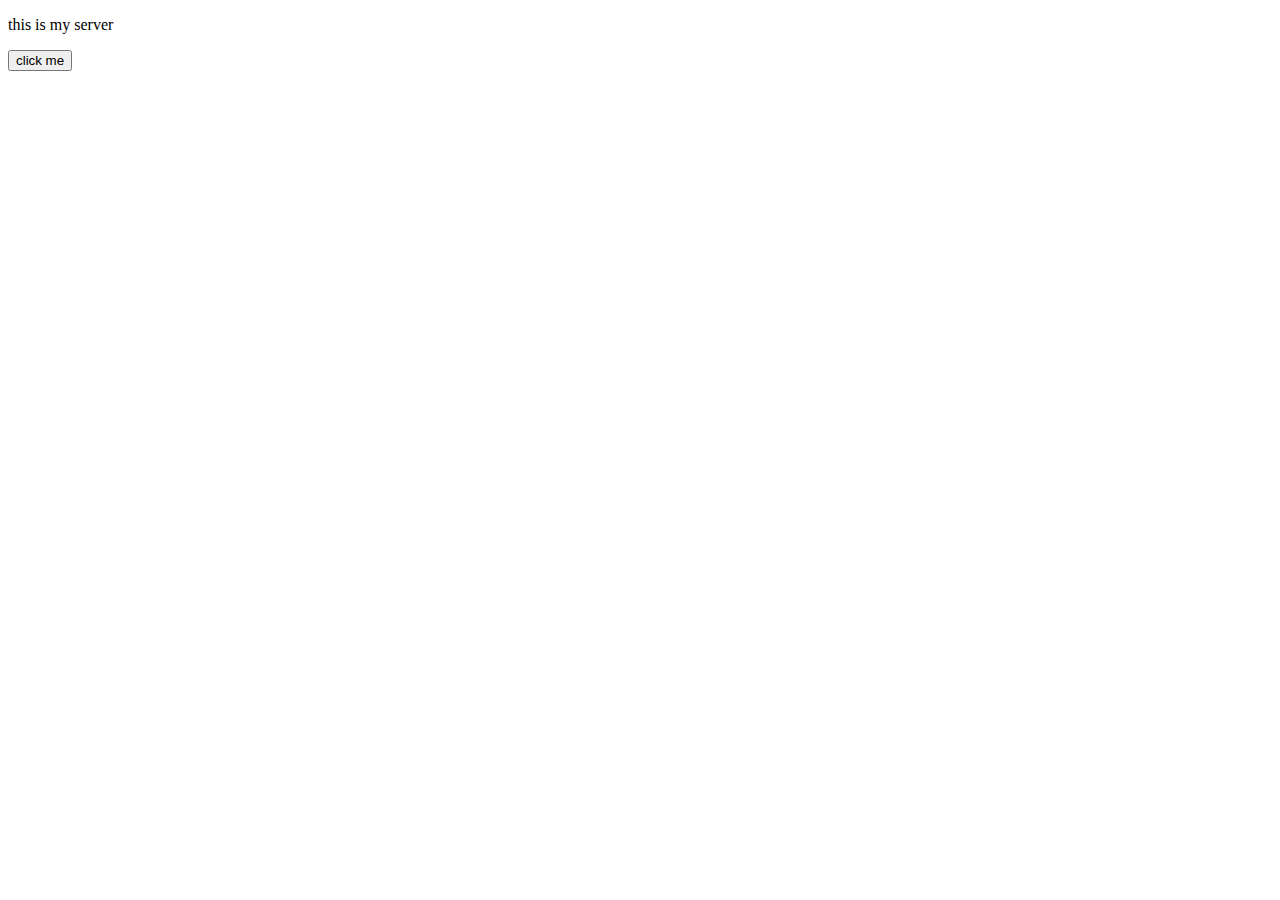
<file: b.html>
<!DOCTYPE html>
<html>
<head>
	<title></title>
	<script type="text/javascript">
		
	</script>
</head>
<body>
	<p>this is my server</p>
	<button onclick="javascript:alert(333);window.postMessage('123', location.origin);">click me</button>
</body>
</file>
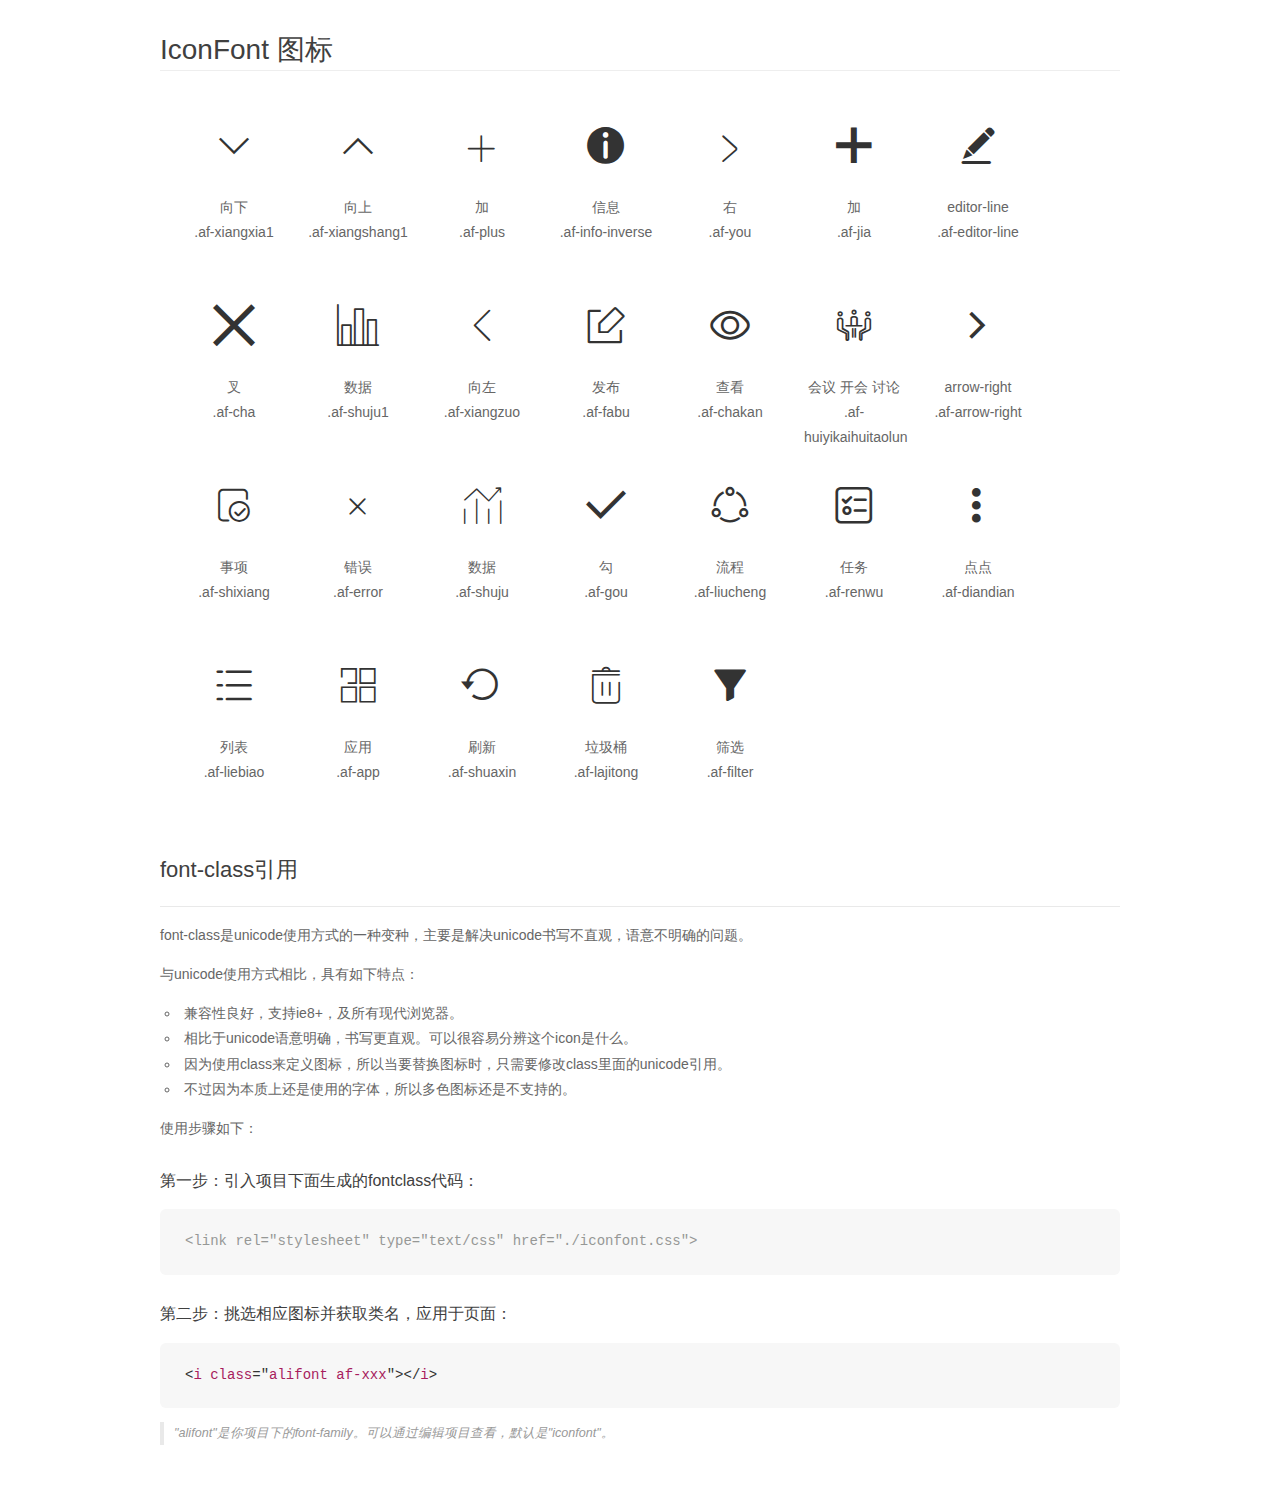
<file: iconfont/demo_fontclass.html>
<!DOCTYPE html>
<html>
<head>
    <meta charset="utf-8"/>
    <title>IconFont</title>
    <link rel="stylesheet" href="demo.css">
    <link rel="stylesheet" href="iconfont.css">
</head>
<body>
    <div class="main markdown">
        <h1>IconFont 图标</h1>
        <ul class="icon_lists clear">
            
                <li>
                <i class="icon alifont af-xiangxia1"></i>
                    <div class="name">向下</div>
                    <div class="fontclass">.af-xiangxia1</div>
                </li>
            
                <li>
                <i class="icon alifont af-xiangshang1"></i>
                    <div class="name">向上</div>
                    <div class="fontclass">.af-xiangshang1</div>
                </li>
            
                <li>
                <i class="icon alifont af-plus"></i>
                    <div class="name">加</div>
                    <div class="fontclass">.af-plus</div>
                </li>
            
                <li>
                <i class="icon alifont af-info-inverse"></i>
                    <div class="name">信息</div>
                    <div class="fontclass">.af-info-inverse</div>
                </li>
            
                <li>
                <i class="icon alifont af-you"></i>
                    <div class="name">右</div>
                    <div class="fontclass">.af-you</div>
                </li>
            
                <li>
                <i class="icon alifont af-jia"></i>
                    <div class="name">加</div>
                    <div class="fontclass">.af-jia</div>
                </li>
            
                <li>
                <i class="icon alifont af-editor-line"></i>
                    <div class="name">editor-line</div>
                    <div class="fontclass">.af-editor-line</div>
                </li>
            
                <li>
                <i class="icon alifont af-cha"></i>
                    <div class="name">叉</div>
                    <div class="fontclass">.af-cha</div>
                </li>
            
                <li>
                <i class="icon alifont af-shuju1"></i>
                    <div class="name">数据</div>
                    <div class="fontclass">.af-shuju1</div>
                </li>
            
                <li>
                <i class="icon alifont af-xiangzuo"></i>
                    <div class="name">向左</div>
                    <div class="fontclass">.af-xiangzuo</div>
                </li>
            
                <li>
                <i class="icon alifont af-fabu"></i>
                    <div class="name">发布</div>
                    <div class="fontclass">.af-fabu</div>
                </li>
            
                <li>
                <i class="icon alifont af-chakan"></i>
                    <div class="name">查看</div>
                    <div class="fontclass">.af-chakan</div>
                </li>
            
                <li>
                <i class="icon alifont af-huiyikaihuitaolun"></i>
                    <div class="name">会议 开会 讨论</div>
                    <div class="fontclass">.af-huiyikaihuitaolun</div>
                </li>
            
                <li>
                <i class="icon alifont af-arrow-right"></i>
                    <div class="name">arrow-right</div>
                    <div class="fontclass">.af-arrow-right</div>
                </li>
            
                <li>
                <i class="icon alifont af-shixiang"></i>
                    <div class="name">事项</div>
                    <div class="fontclass">.af-shixiang</div>
                </li>
            
                <li>
                <i class="icon alifont af-error"></i>
                    <div class="name">错误</div>
                    <div class="fontclass">.af-error</div>
                </li>
            
                <li>
                <i class="icon alifont af-shuju"></i>
                    <div class="name">数据</div>
                    <div class="fontclass">.af-shuju</div>
                </li>
            
                <li>
                <i class="icon alifont af-gou"></i>
                    <div class="name">勾</div>
                    <div class="fontclass">.af-gou</div>
                </li>
            
                <li>
                <i class="icon alifont af-liucheng"></i>
                    <div class="name">流程</div>
                    <div class="fontclass">.af-liucheng</div>
                </li>
            
                <li>
                <i class="icon alifont af-renwu"></i>
                    <div class="name">任务</div>
                    <div class="fontclass">.af-renwu</div>
                </li>
            
                <li>
                <i class="icon alifont af-diandian"></i>
                    <div class="name">点点</div>
                    <div class="fontclass">.af-diandian</div>
                </li>
            
                <li>
                <i class="icon alifont af-liebiao"></i>
                    <div class="name">列表</div>
                    <div class="fontclass">.af-liebiao</div>
                </li>
            
                <li>
                <i class="icon alifont af-app"></i>
                    <div class="name">应用</div>
                    <div class="fontclass">.af-app</div>
                </li>
            
                <li>
                <i class="icon alifont af-shuaxin"></i>
                    <div class="name">刷新</div>
                    <div class="fontclass">.af-shuaxin</div>
                </li>
            
                <li>
                <i class="icon alifont af-lajitong"></i>
                    <div class="name">垃圾桶</div>
                    <div class="fontclass">.af-lajitong</div>
                </li>
            
                <li>
                <i class="icon alifont af-filter"></i>
                    <div class="name">筛选</div>
                    <div class="fontclass">.af-filter</div>
                </li>
            
        </ul>

        <h2 id="font-class-">font-class引用</h2>
        <hr>

        <p>font-class是unicode使用方式的一种变种，主要是解决unicode书写不直观，语意不明确的问题。</p>
        <p>与unicode使用方式相比，具有如下特点：</p>
        <ul>
        <li>兼容性良好，支持ie8+，及所有现代浏览器。</li>
        <li>相比于unicode语意明确，书写更直观。可以很容易分辨这个icon是什么。</li>
        <li>因为使用class来定义图标，所以当要替换图标时，只需要修改class里面的unicode引用。</li>
        <li>不过因为本质上还是使用的字体，所以多色图标还是不支持的。</li>
        </ul>
        <p>使用步骤如下：</p>
        <h3 id="-fontclass-">第一步：引入项目下面生成的fontclass代码：</h3>


        <pre><code class="lang-js hljs javascript"><span class="hljs-comment">&lt;link rel="stylesheet" type="text/css" href="./iconfont.css"&gt;</span></code></pre>
        <h3 id="-">第二步：挑选相应图标并获取类名，应用于页面：</h3>
        <pre><code class="lang-css hljs">&lt;<span class="hljs-selector-tag">i</span> <span class="hljs-selector-tag">class</span>="<span class="hljs-selector-tag">alifont</span> <span class="hljs-selector-tag">af-xxx</span>"&gt;&lt;/<span class="hljs-selector-tag">i</span>&gt;</code></pre>
        <blockquote>
        <p>"alifont"是你项目下的font-family。可以通过编辑项目查看，默认是"iconfont"。</p>
        </blockquote>
    </div>
</body>
</html>
</file>
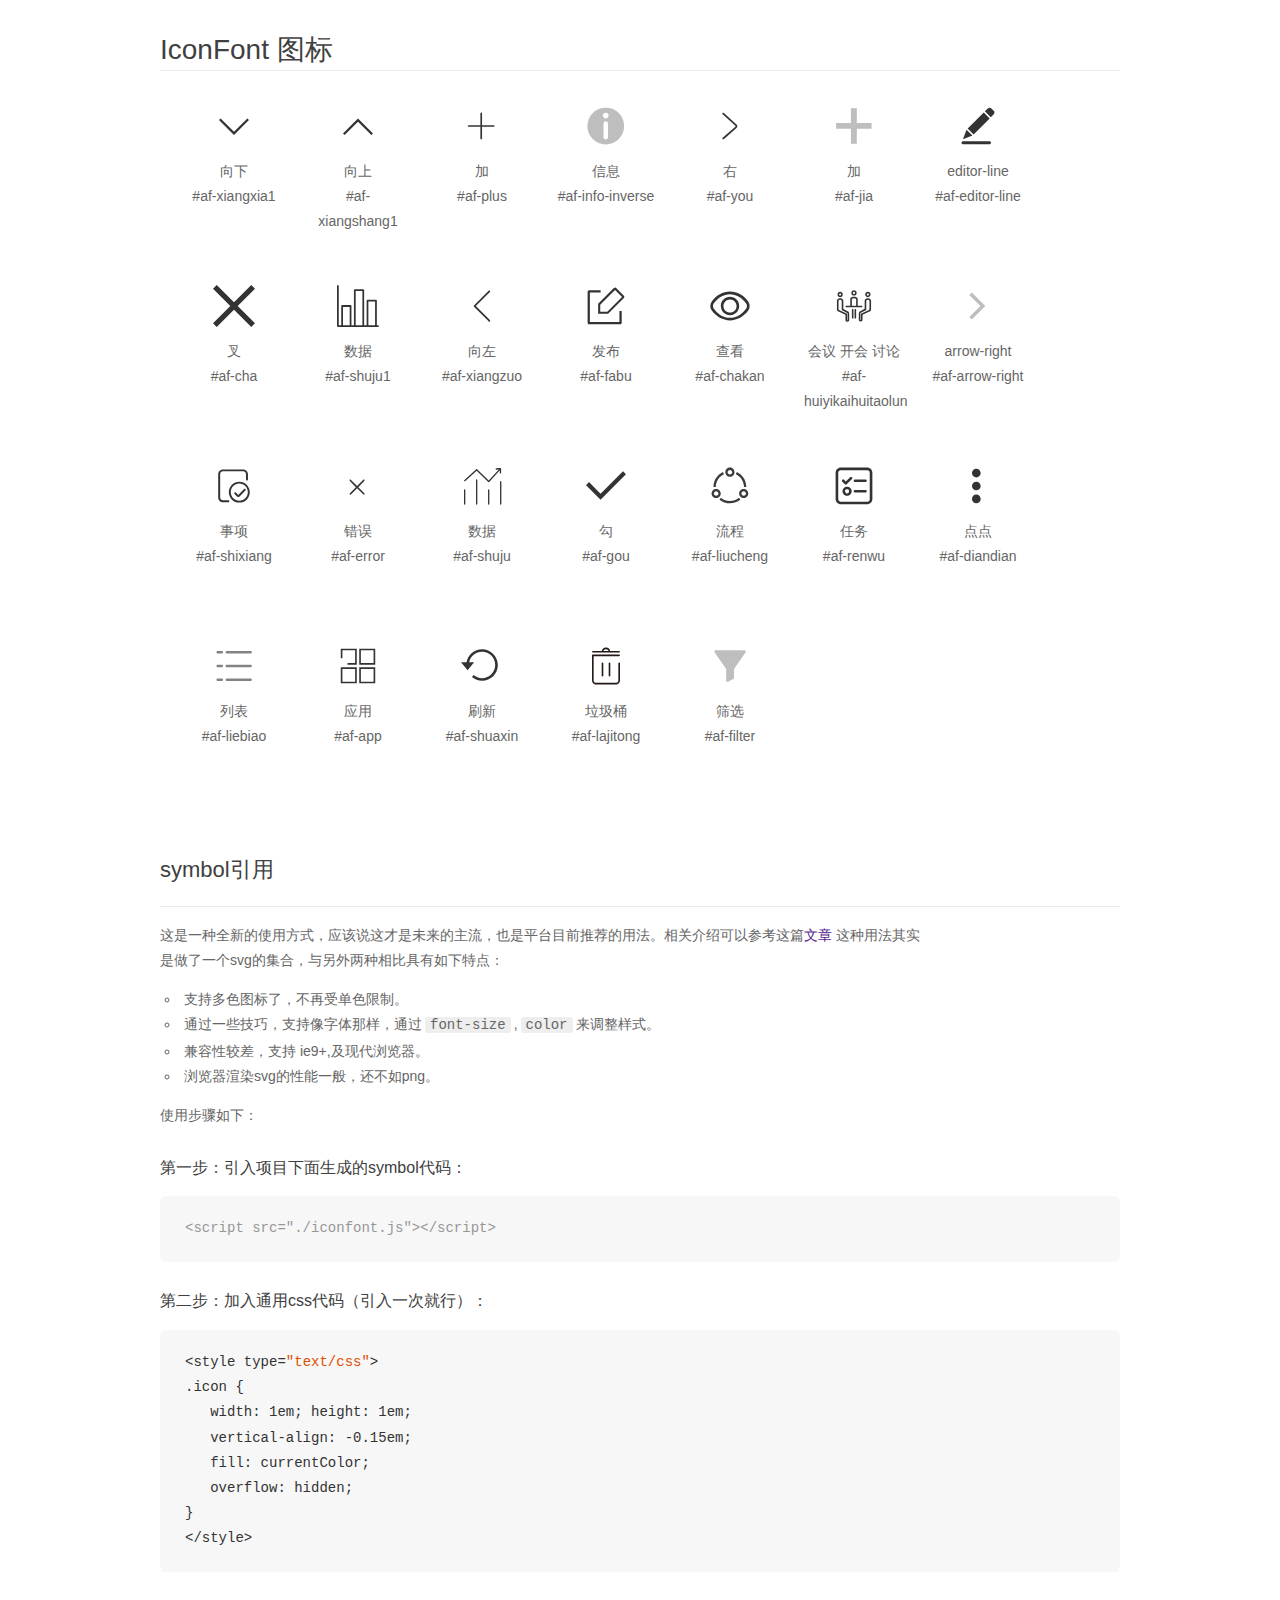
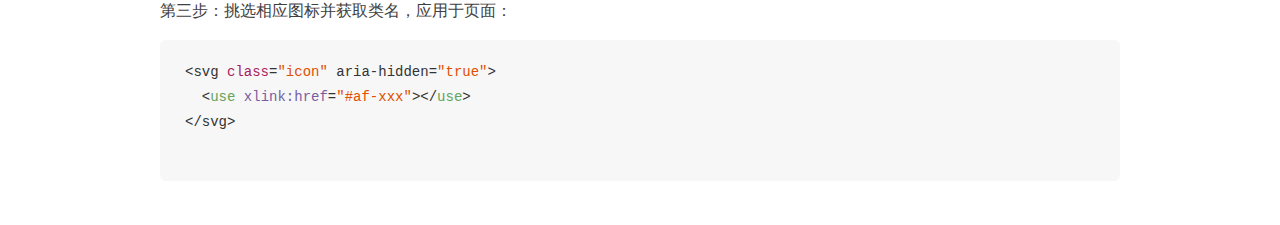
<file: iconfont/demo_symbol.html>
<!DOCTYPE html>
<html>
<head>
    <meta charset="utf-8"/>
    <title>IconFont</title>
    <link rel="stylesheet" href="demo.css">
    <script src="iconfont.js"></script>

    <style type="text/css">
        .icon {
          /* 通过设置 font-size 来改变图标大小 */
          width: 1em; height: 1em;
          /* 图标和文字相邻时，垂直对齐 */
          vertical-align: -0.15em;
          /* 通过设置 color 来改变 SVG 的颜色/fill */
          fill: currentColor;
          /* path 和 stroke 溢出 viewBox 部分在 IE 下会显示
             normalize.css 中也包含这行 */
          overflow: hidden;
        }

    </style>
</head>
<body>
    <div class="main markdown">
        <h1>IconFont 图标</h1>
        <ul class="icon_lists clear">
            
                <li>
                    <svg class="icon" aria-hidden="true">
                        <use xlink:href="#af-xiangxia1"></use>
                    </svg>
                    <div class="name">向下</div>
                    <div class="fontclass">#af-xiangxia1</div>
                </li>
            
                <li>
                    <svg class="icon" aria-hidden="true">
                        <use xlink:href="#af-xiangshang1"></use>
                    </svg>
                    <div class="name">向上</div>
                    <div class="fontclass">#af-xiangshang1</div>
                </li>
            
                <li>
                    <svg class="icon" aria-hidden="true">
                        <use xlink:href="#af-plus"></use>
                    </svg>
                    <div class="name">加</div>
                    <div class="fontclass">#af-plus</div>
                </li>
            
                <li>
                    <svg class="icon" aria-hidden="true">
                        <use xlink:href="#af-info-inverse"></use>
                    </svg>
                    <div class="name">信息</div>
                    <div class="fontclass">#af-info-inverse</div>
                </li>
            
                <li>
                    <svg class="icon" aria-hidden="true">
                        <use xlink:href="#af-you"></use>
                    </svg>
                    <div class="name">右</div>
                    <div class="fontclass">#af-you</div>
                </li>
            
                <li>
                    <svg class="icon" aria-hidden="true">
                        <use xlink:href="#af-jia"></use>
                    </svg>
                    <div class="name">加</div>
                    <div class="fontclass">#af-jia</div>
                </li>
            
                <li>
                    <svg class="icon" aria-hidden="true">
                        <use xlink:href="#af-editor-line"></use>
                    </svg>
                    <div class="name">editor-line</div>
                    <div class="fontclass">#af-editor-line</div>
                </li>
            
                <li>
                    <svg class="icon" aria-hidden="true">
                        <use xlink:href="#af-cha"></use>
                    </svg>
                    <div class="name">叉</div>
                    <div class="fontclass">#af-cha</div>
                </li>
            
                <li>
                    <svg class="icon" aria-hidden="true">
                        <use xlink:href="#af-shuju1"></use>
                    </svg>
                    <div class="name">数据</div>
                    <div class="fontclass">#af-shuju1</div>
                </li>
            
                <li>
                    <svg class="icon" aria-hidden="true">
                        <use xlink:href="#af-xiangzuo"></use>
                    </svg>
                    <div class="name">向左</div>
                    <div class="fontclass">#af-xiangzuo</div>
                </li>
            
                <li>
                    <svg class="icon" aria-hidden="true">
                        <use xlink:href="#af-fabu"></use>
                    </svg>
                    <div class="name">发布</div>
                    <div class="fontclass">#af-fabu</div>
                </li>
            
                <li>
                    <svg class="icon" aria-hidden="true">
                        <use xlink:href="#af-chakan"></use>
                    </svg>
                    <div class="name">查看</div>
                    <div class="fontclass">#af-chakan</div>
                </li>
            
                <li>
                    <svg class="icon" aria-hidden="true">
                        <use xlink:href="#af-huiyikaihuitaolun"></use>
                    </svg>
                    <div class="name">会议 开会 讨论</div>
                    <div class="fontclass">#af-huiyikaihuitaolun</div>
                </li>
            
                <li>
                    <svg class="icon" aria-hidden="true">
                        <use xlink:href="#af-arrow-right"></use>
                    </svg>
                    <div class="name">arrow-right</div>
                    <div class="fontclass">#af-arrow-right</div>
                </li>
            
                <li>
                    <svg class="icon" aria-hidden="true">
                        <use xlink:href="#af-shixiang"></use>
                    </svg>
                    <div class="name">事项</div>
                    <div class="fontclass">#af-shixiang</div>
                </li>
            
                <li>
                    <svg class="icon" aria-hidden="true">
                        <use xlink:href="#af-error"></use>
                    </svg>
                    <div class="name">错误</div>
                    <div class="fontclass">#af-error</div>
                </li>
            
                <li>
                    <svg class="icon" aria-hidden="true">
                        <use xlink:href="#af-shuju"></use>
                    </svg>
                    <div class="name">数据</div>
                    <div class="fontclass">#af-shuju</div>
                </li>
            
                <li>
                    <svg class="icon" aria-hidden="true">
                        <use xlink:href="#af-gou"></use>
                    </svg>
                    <div class="name">勾</div>
                    <div class="fontclass">#af-gou</div>
                </li>
            
                <li>
                    <svg class="icon" aria-hidden="true">
                        <use xlink:href="#af-liucheng"></use>
                    </svg>
                    <div class="name">流程</div>
                    <div class="fontclass">#af-liucheng</div>
                </li>
            
                <li>
                    <svg class="icon" aria-hidden="true">
                        <use xlink:href="#af-renwu"></use>
                    </svg>
                    <div class="name">任务</div>
                    <div class="fontclass">#af-renwu</div>
                </li>
            
                <li>
                    <svg class="icon" aria-hidden="true">
                        <use xlink:href="#af-diandian"></use>
                    </svg>
                    <div class="name">点点</div>
                    <div class="fontclass">#af-diandian</div>
                </li>
            
                <li>
                    <svg class="icon" aria-hidden="true">
                        <use xlink:href="#af-liebiao"></use>
                    </svg>
                    <div class="name">列表</div>
                    <div class="fontclass">#af-liebiao</div>
                </li>
            
                <li>
                    <svg class="icon" aria-hidden="true">
                        <use xlink:href="#af-app"></use>
                    </svg>
                    <div class="name">应用</div>
                    <div class="fontclass">#af-app</div>
                </li>
            
                <li>
                    <svg class="icon" aria-hidden="true">
                        <use xlink:href="#af-shuaxin"></use>
                    </svg>
                    <div class="name">刷新</div>
                    <div class="fontclass">#af-shuaxin</div>
                </li>
            
                <li>
                    <svg class="icon" aria-hidden="true">
                        <use xlink:href="#af-lajitong"></use>
                    </svg>
                    <div class="name">垃圾桶</div>
                    <div class="fontclass">#af-lajitong</div>
                </li>
            
                <li>
                    <svg class="icon" aria-hidden="true">
                        <use xlink:href="#af-filter"></use>
                    </svg>
                    <div class="name">筛选</div>
                    <div class="fontclass">#af-filter</div>
                </li>
            
        </ul>


        <h2 id="symbol-">symbol引用</h2>
        <hr>

        <p>这是一种全新的使用方式，应该说这才是未来的主流，也是平台目前推荐的用法。相关介绍可以参考这篇<a href="">文章</a>
        这种用法其实是做了一个svg的集合，与另外两种相比具有如下特点：</p>
        <ul>
          <li>支持多色图标了，不再受单色限制。</li>
          <li>通过一些技巧，支持像字体那样，通过<code>font-size</code>,<code>color</code>来调整样式。</li>
          <li>兼容性较差，支持 ie9+,及现代浏览器。</li>
          <li>浏览器渲染svg的性能一般，还不如png。</li>
        </ul>
        <p>使用步骤如下：</p>
        <h3 id="-symbol-">第一步：引入项目下面生成的symbol代码：</h3>
        <pre><code class="lang-js hljs javascript"><span class="hljs-comment">&lt;script src="./iconfont.js"&gt;&lt;/script&gt;</span></code></pre>
        <h3 id="-css-">第二步：加入通用css代码（引入一次就行）：</h3>
        <pre><code class="lang-js hljs javascript">&lt;style type=<span class="hljs-string">"text/css"</span>&gt;
.icon {
   width: <span class="hljs-number">1</span>em; height: <span class="hljs-number">1</span>em;
   vertical-align: <span class="hljs-number">-0.15</span>em;
   fill: currentColor;
   overflow: hidden;
}
&lt;<span class="hljs-regexp">/style&gt;</span></code></pre>
        <h3 id="-">第三步：挑选相应图标并获取类名，应用于页面：</h3>
        <pre><code class="lang-js hljs javascript">&lt;svg <span class="hljs-class"><span class="hljs-keyword">class</span></span>=<span class="hljs-string">"icon"</span> aria-hidden=<span class="hljs-string">"true"</span>&gt;<span class="xml"><span class="hljs-tag">
  &lt;<span class="hljs-name">use</span> <span class="hljs-attr">xlink:href</span>=<span class="hljs-string">"#af-xxx"</span>&gt;</span><span class="hljs-tag">&lt;/<span class="hljs-name">use</span>&gt;</span>
</span>&lt;<span class="hljs-regexp">/svg&gt;
        </span></code></pre>
    </div>
</body>
</html>
</file>
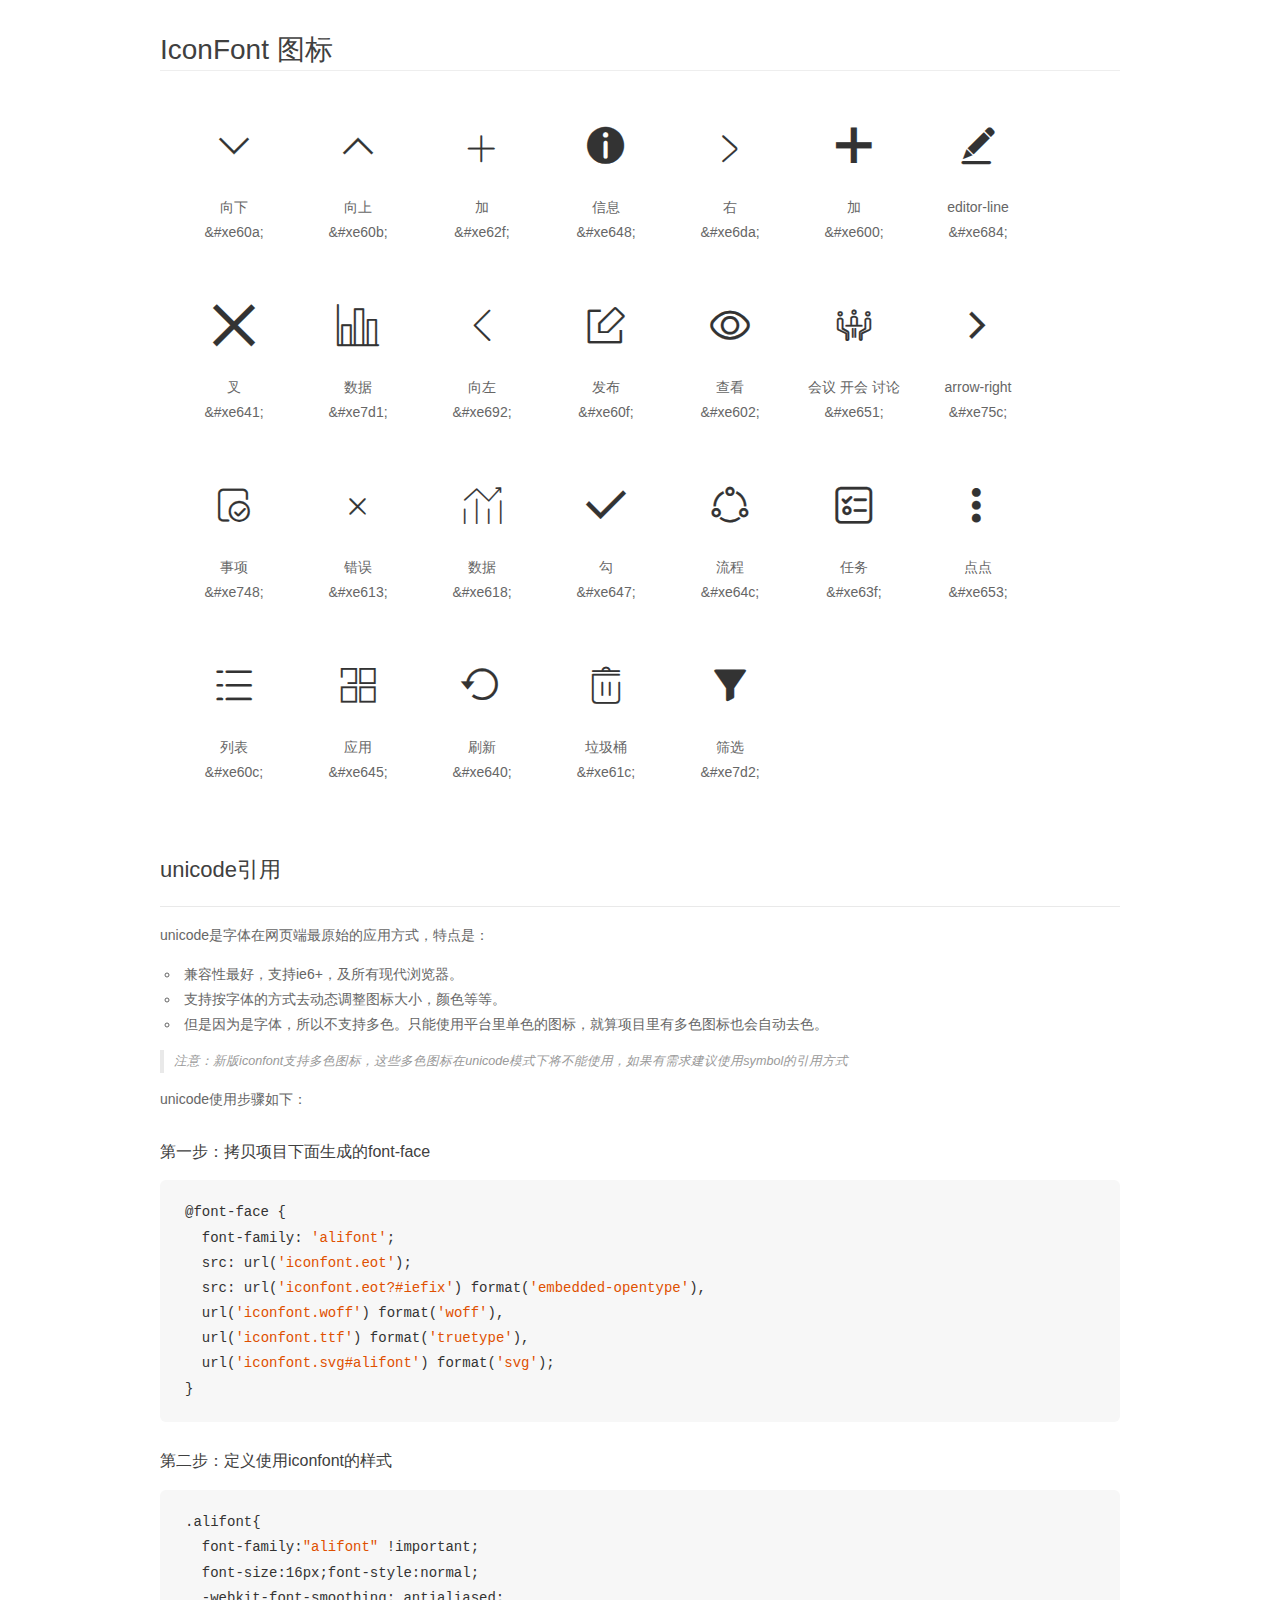
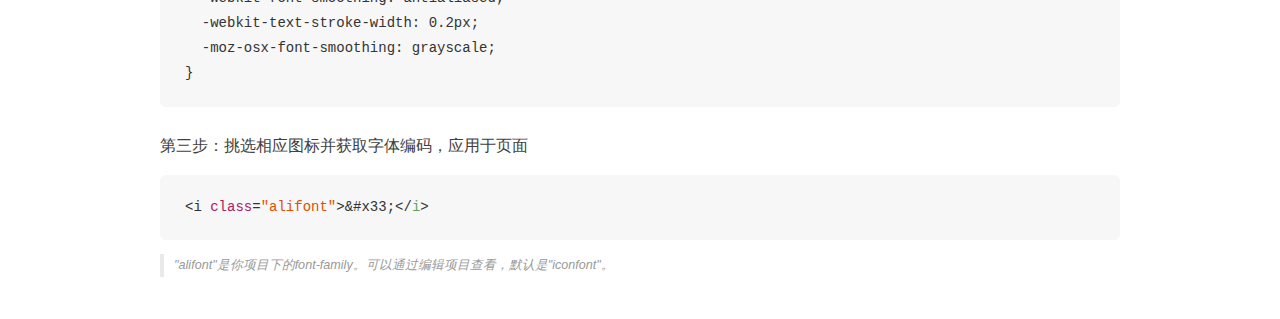
<file: iconfont/demo_unicode.html>
<!DOCTYPE html>
<html>
<head>
    <meta charset="utf-8"/>
    <title>IconFont</title>
    <link rel="stylesheet" href="demo.css">

    <style type="text/css">

        @font-face {font-family: "alifont";
          src: url('iconfont.eot'); /* IE9*/
          src: url('iconfont.eot#iefix') format('embedded-opentype'), /* IE6-IE8 */
          url('iconfont.woff') format('woff'), /* chrome, firefox */
          url('iconfont.ttf') format('truetype'), /* chrome, firefox, opera, Safari, Android, iOS 4.2+*/
          url('iconfont.svg#alifont') format('svg'); /* iOS 4.1- */
        }

        .alifont {
          font-family:"alifont" !important;
          font-size:16px;
          font-style:normal;
          -webkit-font-smoothing: antialiased;
          -webkit-text-stroke-width: 0.2px;
          -moz-osx-font-smoothing: grayscale;
        }

    </style>
</head>
<body>
    <div class="main markdown">
        <h1>IconFont 图标</h1>
        <ul class="icon_lists clear">
            
                <li>
                <i class="icon alifont">&#xe60a;</i>
                    <div class="name">向下</div>
                    <div class="code">&amp;#xe60a;</div>
                </li>
            
                <li>
                <i class="icon alifont">&#xe60b;</i>
                    <div class="name">向上</div>
                    <div class="code">&amp;#xe60b;</div>
                </li>
            
                <li>
                <i class="icon alifont">&#xe62f;</i>
                    <div class="name">加</div>
                    <div class="code">&amp;#xe62f;</div>
                </li>
            
                <li>
                <i class="icon alifont">&#xe648;</i>
                    <div class="name">信息</div>
                    <div class="code">&amp;#xe648;</div>
                </li>
            
                <li>
                <i class="icon alifont">&#xe6da;</i>
                    <div class="name">右</div>
                    <div class="code">&amp;#xe6da;</div>
                </li>
            
                <li>
                <i class="icon alifont">&#xe600;</i>
                    <div class="name">加</div>
                    <div class="code">&amp;#xe600;</div>
                </li>
            
                <li>
                <i class="icon alifont">&#xe684;</i>
                    <div class="name">editor-line</div>
                    <div class="code">&amp;#xe684;</div>
                </li>
            
                <li>
                <i class="icon alifont">&#xe641;</i>
                    <div class="name">叉</div>
                    <div class="code">&amp;#xe641;</div>
                </li>
            
                <li>
                <i class="icon alifont">&#xe7d1;</i>
                    <div class="name">数据</div>
                    <div class="code">&amp;#xe7d1;</div>
                </li>
            
                <li>
                <i class="icon alifont">&#xe692;</i>
                    <div class="name">向左</div>
                    <div class="code">&amp;#xe692;</div>
                </li>
            
                <li>
                <i class="icon alifont">&#xe60f;</i>
                    <div class="name">发布</div>
                    <div class="code">&amp;#xe60f;</div>
                </li>
            
                <li>
                <i class="icon alifont">&#xe602;</i>
                    <div class="name">查看</div>
                    <div class="code">&amp;#xe602;</div>
                </li>
            
                <li>
                <i class="icon alifont">&#xe651;</i>
                    <div class="name">会议 开会 讨论</div>
                    <div class="code">&amp;#xe651;</div>
                </li>
            
                <li>
                <i class="icon alifont">&#xe75c;</i>
                    <div class="name">arrow-right</div>
                    <div class="code">&amp;#xe75c;</div>
                </li>
            
                <li>
                <i class="icon alifont">&#xe748;</i>
                    <div class="name">事项</div>
                    <div class="code">&amp;#xe748;</div>
                </li>
            
                <li>
                <i class="icon alifont">&#xe613;</i>
                    <div class="name">错误</div>
                    <div class="code">&amp;#xe613;</div>
                </li>
            
                <li>
                <i class="icon alifont">&#xe618;</i>
                    <div class="name">数据</div>
                    <div class="code">&amp;#xe618;</div>
                </li>
            
                <li>
                <i class="icon alifont">&#xe647;</i>
                    <div class="name">勾</div>
                    <div class="code">&amp;#xe647;</div>
                </li>
            
                <li>
                <i class="icon alifont">&#xe64c;</i>
                    <div class="name">流程</div>
                    <div class="code">&amp;#xe64c;</div>
                </li>
            
                <li>
                <i class="icon alifont">&#xe63f;</i>
                    <div class="name">任务</div>
                    <div class="code">&amp;#xe63f;</div>
                </li>
            
                <li>
                <i class="icon alifont">&#xe653;</i>
                    <div class="name">点点</div>
                    <div class="code">&amp;#xe653;</div>
                </li>
            
                <li>
                <i class="icon alifont">&#xe60c;</i>
                    <div class="name">列表</div>
                    <div class="code">&amp;#xe60c;</div>
                </li>
            
                <li>
                <i class="icon alifont">&#xe645;</i>
                    <div class="name">应用</div>
                    <div class="code">&amp;#xe645;</div>
                </li>
            
                <li>
                <i class="icon alifont">&#xe640;</i>
                    <div class="name">刷新</div>
                    <div class="code">&amp;#xe640;</div>
                </li>
            
                <li>
                <i class="icon alifont">&#xe61c;</i>
                    <div class="name">垃圾桶</div>
                    <div class="code">&amp;#xe61c;</div>
                </li>
            
                <li>
                <i class="icon alifont">&#xe7d2;</i>
                    <div class="name">筛选</div>
                    <div class="code">&amp;#xe7d2;</div>
                </li>
            
        </ul>
        <h2 id="unicode-">unicode引用</h2>
        <hr>

        <p>unicode是字体在网页端最原始的应用方式，特点是：</p>
        <ul>
        <li>兼容性最好，支持ie6+，及所有现代浏览器。</li>
        <li>支持按字体的方式去动态调整图标大小，颜色等等。</li>
        <li>但是因为是字体，所以不支持多色。只能使用平台里单色的图标，就算项目里有多色图标也会自动去色。</li>
        </ul>
        <blockquote>
        <p>注意：新版iconfont支持多色图标，这些多色图标在unicode模式下将不能使用，如果有需求建议使用symbol的引用方式</p>
        </blockquote>
        <p>unicode使用步骤如下：</p>
        <h3 id="-font-face">第一步：拷贝项目下面生成的font-face</h3>
        <pre><code class="lang-js hljs javascript">@font-face {
  font-family: <span class="hljs-string">'alifont'</span>;
  src: url(<span class="hljs-string">'iconfont.eot'</span>);
  src: url(<span class="hljs-string">'iconfont.eot?#iefix'</span>) format(<span class="hljs-string">'embedded-opentype'</span>),
  url(<span class="hljs-string">'iconfont.woff'</span>) format(<span class="hljs-string">'woff'</span>),
  url(<span class="hljs-string">'iconfont.ttf'</span>) format(<span class="hljs-string">'truetype'</span>),
  url(<span class="hljs-string">'iconfont.svg#alifont'</span>) format(<span class="hljs-string">'svg'</span>);
}
</code></pre>
        <h3 id="-iconfont-">第二步：定义使用iconfont的样式</h3>
        <pre><code class="lang-js hljs javascript">.alifont{
  font-family:<span class="hljs-string">"alifont"</span> !important;
  font-size:<span class="hljs-number">16</span>px;font-style:normal;
  -webkit-font-smoothing: antialiased;
  -webkit-text-stroke-width: <span class="hljs-number">0.2</span>px;
  -moz-osx-font-smoothing: grayscale;
}
</code></pre>
        <h3 id="-">第三步：挑选相应图标并获取字体编码，应用于页面</h3>
        <pre><code class="lang-js hljs javascript">&lt;i <span class="hljs-class"><span class="hljs-keyword">class</span></span>=<span class="hljs-string">"alifont"</span>&gt;&amp;#x33;<span class="xml"><span class="hljs-tag">&lt;/<span class="hljs-name">i</span>&gt;</span></span></code></pre>

        <blockquote>
        <p>"alifont"是你项目下的font-family。可以通过编辑项目查看，默认是"iconfont"。</p>
        </blockquote>
    </div>


</body>
</html>
</file>
<file: iconfont/iconfont.css>
@font-face {font-family: "alifont";
  src: url('iconfont.eot?t=1527585890782'); /* IE9*/
  src: url('iconfont.eot?t=1527585890782#iefix') format('embedded-opentype'), /* IE6-IE8 */
  url('[data-uri]') format('woff'),
  url('iconfont.ttf?t=1527585890782') format('truetype'), /* chrome, firefox, opera, Safari, Android, iOS 4.2+*/
  url('iconfont.svg?t=1527585890782#alifont') format('svg'); /* iOS 4.1- */
}

.alifont {
  font-family:"alifont" !important;
  font-size:16px;
  font-style:normal;
  -webkit-font-smoothing: antialiased;
  -moz-osx-font-smoothing: grayscale;
}

.af-xiangxia1:before { content: "\e60a"; }

.af-xiangshang1:before { content: "\e60b"; }

.af-plus:before { content: "\e62f"; }

.af-info-inverse:before { content: "\e648"; }

.af-you:before { content: "\e6da"; }

.af-jia:before { content: "\e600"; }

.af-editor-line:before { content: "\e684"; }

.af-cha:before { content: "\e641"; }

.af-shuju1:before { content: "\e7d1"; }

.af-xiangzuo:before { content: "\e692"; }

.af-fabu:before { content: "\e60f"; }

.af-chakan:before { content: "\e602"; }

.af-huiyikaihuitaolun:before { content: "\e651"; }

.af-arrow-right:before { content: "\e75c"; }

.af-shixiang:before { content: "\e748"; }

.af-error:before { content: "\e613"; }

.af-shuju:before { content: "\e618"; }

.af-gou:before { content: "\e647"; }

.af-liucheng:before { content: "\e64c"; }

.af-renwu:before { content: "\e63f"; }

.af-diandian:before { content: "\e653"; }

.af-liebiao:before { content: "\e60c"; }

.af-app:before { content: "\e645"; }

.af-shuaxin:before { content: "\e640"; }

.af-lajitong:before { content: "\e61c"; }

.af-filter:before { content: "\e7d2"; }
</file>
<file: iconfont/demo.css>
*{margin: 0;padding: 0;list-style: none;}
/*
KISSY CSS Reset
理念：1. reset 的目的不是清除浏览器的默认样式，这仅是部分工作。清除和重置是紧密不可分的。
2. reset 的目的不是让默认样式在所有浏览器下一致，而是减少默认样式有可能带来的问题。
3. reset 期望提供一套普适通用的基础样式。但没有银弹，推荐根据具体需求，裁剪和修改后再使用。
特色：1. 适应中文；2. 基于最新主流浏览器。
维护：玉伯<lifesinger@gmail.com>, 正淳<ragecarrier@gmail.com>
 */

/** 清除内外边距 **/
body, h1, h2, h3, h4, h5, h6, hr, p, blockquote, /* structural elements 结构元素 */
dl, dt, dd, ul, ol, li, /* list elements 列表元素 */
pre, /* text formatting elements 文本格式元素 */
form, fieldset, legend, button, input, textarea, /* form elements 表单元素 */
th, td /* table elements 表格元素 */ {
  margin: 0;
  padding: 0;
}

/** 设置默认字体 **/
body,
button, input, select, textarea /* for ie */ {
  font: 12px/1.5 tahoma, arial, \5b8b\4f53, sans-serif;
}
h1, h2, h3, h4, h5, h6 { font-size: 100%; }
address, cite, dfn, em, var { font-style: normal; } /* 将斜体扶正 */
code, kbd, pre, samp { font-family: courier new, courier, monospace; } /* 统一等宽字体 */
small { font-size: 12px; } /* 小于 12px 的中文很难阅读，让 small 正常化 */

/** 重置列表元素 **/
ul, ol { list-style: none; }

/** 重置文本格式元素 **/
a { text-decoration: none; }
a:hover { text-decoration: underline; }


/** 重置表单元素 **/
legend { color: #000; } /* for ie6 */
fieldset, img { border: 0; } /* img 搭车：让链接里的 img 无边框 */
button, input, select, textarea { font-size: 100%; } /* 使得表单元素在 ie 下能继承字体大小 */
/* 注：optgroup 无法扶正 */

/** 重置表格元素 **/
table { border-collapse: collapse; border-spacing: 0; }

/* 清除浮动 */
.ks-clear:after, .clear:after {
  content: '\20';
  display: block;
  height: 0;
  clear: both;
}
.ks-clear, .clear {
  *zoom: 1;
}

.main {
  padding: 30px 100px;
width: 960px;
margin: 0 auto;
}
.main h1{font-size:36px; color:#333; text-align:left;margin-bottom:30px; border-bottom: 1px solid #eee;}

.helps{margin-top:40px;}
.helps pre{
  padding:20px;
  margin:10px 0;
  border:solid 1px #e7e1cd;
  background-color: #fffdef;
  overflow: auto;
}

.icon_lists{
  width: 100% !important;

}

.icon_lists li{
  float:left;
  width: 100px;
  height:180px;
  text-align: center;
  list-style: none !important;
}
.icon_lists .icon{
  font-size: 42px;
  line-height: 100px;
  margin: 10px 0;
  color:#333;
  -webkit-transition: font-size 0.25s ease-out 0s;
  -moz-transition: font-size 0.25s ease-out 0s;
  transition: font-size 0.25s ease-out 0s;

}
.icon_lists .icon:hover{
  font-size: 100px;
}



.markdown {
  color: #666;
  font-size: 14px;
  line-height: 1.8;
}

.highlight {
  line-height: 1.5;
}

.markdown img {
  vertical-align: middle;
  max-width: 100%;
}

.markdown h1 {
  color: #404040;
  font-weight: 500;
  line-height: 40px;
  margin-bottom: 24px;
}

.markdown h2,
.markdown h3,
.markdown h4,
.markdown h5,
.markdown h6 {
  color: #404040;
  margin: 1.6em 0 0.6em 0;
  font-weight: 500;
  clear: both;
}

.markdown h1 {
  font-size: 28px;
}

.markdown h2 {
  font-size: 22px;
}

.markdown h3 {
  font-size: 16px;
}

.markdown h4 {
  font-size: 14px;
}

.markdown h5 {
  font-size: 12px;
}

.markdown h6 {
  font-size: 12px;
}

.markdown hr {
  height: 1px;
  border: 0;
  background: #e9e9e9;
  margin: 16px 0;
  clear: both;
}

.markdown p,
.markdown pre {
  margin: 1em 0;
}

.markdown > p,
.markdown > blockquote,
.markdown > .highlight,
.markdown > ol,
.markdown > ul {
  width: 80%;
}

.markdown ul > li {
  list-style: circle;
}

.markdown > ul li,
.markdown blockquote ul > li {
  margin-left: 20px;
  padding-left: 4px;
}

.markdown > ul li p,
.markdown > ol li p {
  margin: 0.6em 0;
}

.markdown ol > li {
  list-style: decimal;
}

.markdown > ol li,
.markdown blockquote ol > li {
  margin-left: 20px;
  padding-left: 4px;
}

.markdown code {
  margin: 0 3px;
  padding: 0 5px;
  background: #eee;
  border-radius: 3px;
}

.markdown pre {
  border-radius: 6px;
  background: #f7f7f7;
  padding: 20px;
}

.markdown pre code {
  border: none;
  background: #f7f7f7;
  margin: 0;
}

.markdown strong,
.markdown b {
  font-weight: 600;
}

.markdown > table {
  border-collapse: collapse;
  border-spacing: 0px;
  empty-cells: show;
  border: 1px solid #e9e9e9;
  width: 95%;
  margin-bottom: 24px;
}

.markdown > table th {
  white-space: nowrap;
  color: #333;
  font-weight: 600;

}

.markdown > table th,
.markdown > table td {
  border: 1px solid #e9e9e9;
  padding: 8px 16px;
  text-align: left;
}

.markdown > table th {
  background: #F7F7F7;
}

.markdown blockquote {
  font-size: 90%;
  color: #999;
  border-left: 4px solid #e9e9e9;
  padding-left: 0.8em;
  margin: 1em 0;
  font-style: italic;
}

.markdown blockquote p {
  margin: 0;
}

.markdown .anchor {
  opacity: 0;
  transition: opacity 0.3s ease;
  margin-left: 8px;
}

.markdown .waiting {
  color: #ccc;
}

.markdown h1:hover .anchor,
.markdown h2:hover .anchor,
.markdown h3:hover .anchor,
.markdown h4:hover .anchor,
.markdown h5:hover .anchor,
.markdown h6:hover .anchor {
  opacity: 1;
  display: inline-block;
}

.markdown > br,
.markdown > p > br {
  clear: both;
}


.hljs {
  display: block;
  background: white;
  padding: 0.5em;
  color: #333333;
  overflow-x: auto;
}

.hljs-comment,
.hljs-meta {
  color: #969896;
}

.hljs-string,
.hljs-variable,
.hljs-template-variable,
.hljs-strong,
.hljs-emphasis,
.hljs-quote {
  color: #df5000;
}

.hljs-keyword,
.hljs-selector-tag,
.hljs-type {
  color: #a71d5d;
}

.hljs-literal,
.hljs-symbol,
.hljs-bullet,
.hljs-attribute {
  color: #0086b3;
}

.hljs-section,
.hljs-name {
  color: #63a35c;
}

.hljs-tag {
  color: #333333;
}

.hljs-title,
.hljs-attr,
.hljs-selector-id,
.hljs-selector-class,
.hljs-selector-attr,
.hljs-selector-pseudo {
  color: #795da3;
}

.hljs-addition {
  color: #55a532;
  background-color: #eaffea;
}

.hljs-deletion {
  color: #bd2c00;
  background-color: #ffecec;
}

.hljs-link {
  text-decoration: underline;
}

pre{
  background: #fff;
}
</file>
